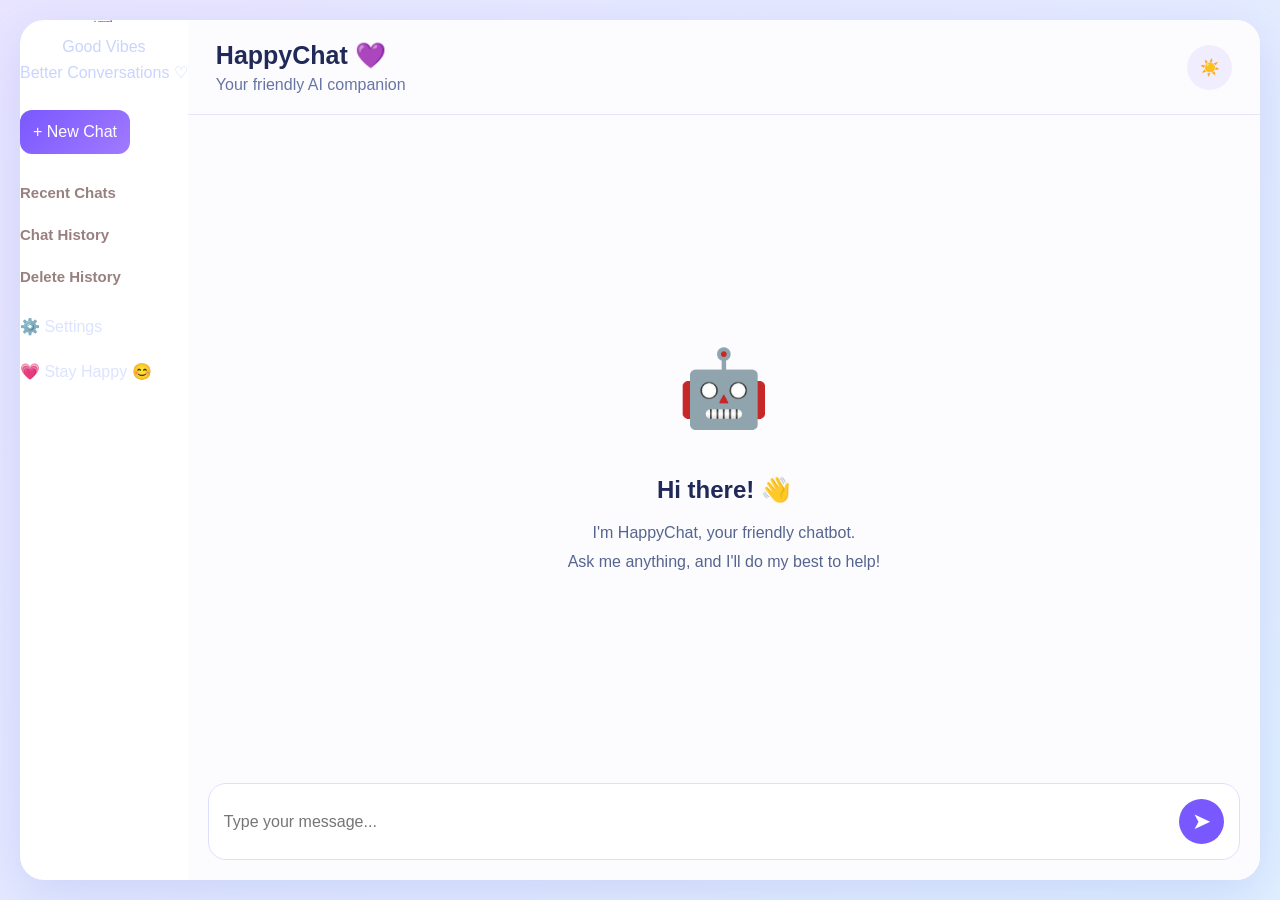
<file: index.html>
<!DOCTYPE html>
<html lang="en">
<head>
    <meta charset="UTF-8">
    <meta name="viewport" content="width=device-width, initial-scale=1.0">
    <title>HappyChat - Your Friendly AI Companion</title>
    <link rel="stylesheet" href="style.css">
</head>
<body>
<div class="app">

    <!-- Sidebar -->
    <aside class="sidebar">
        <h1>🤖 HappyChattt 💜</h1>
        <p>Good Vibes<br>Better Conversations ♡</p>

        <button id="newChat">+ New Chat</button>

        <h3>
            <button class="sidebar-link" id="recentChatsButton">
            Recent Chats 
            </button>
        </h3>

        <h3>
            <button class="sidebar-link" id="chatHistoryButton">Chat History
            </button>
        </h3>

        <h3>
            <button class="sidebar-link" id="deleteHistoryButton">Delete History</button>
        </h3>
        <div id="chatHistory"></div>

        <div class="sidebar-footer">
            <p>⚙️ Settings</p>
            <p>💗 Stay Happy 😊</p>
        </div>
    </aside>

    <!-- Main Chat Area -->
    <main class="chat-area">

        <header class="header">
            <div>
                <h2>HappyChat 💜</h2>
                <p>Your friendly AI companion</p>
            </div>
            <button id="themeButton" aria-label="Toggle theme">☀️</button>
        </header>

        <section class="messages" id="messages" aria-live="polite">
            <div class="welcome" id="welcome">
                <div class="robot">🤖</div>
                <h2>Hi there! 👋</h2>
                <p>I'm HappyChat, your friendly chatbot.</p>
                <p>Ask me anything, and I'll do my best to help!</p>
            </div>
        </section>

        <form class="message-form" id="messageForm">
            <input
                type="text"
                id="messageInput"
                placeholder="Type your message..."
                aria-label="Your message"
                autocomplete="off"
                required
            >
            <button type="submit">➤</button>
        </form>

    </main>

</div>

<script src="./script.js"></script>

</body>
</html>
</file>
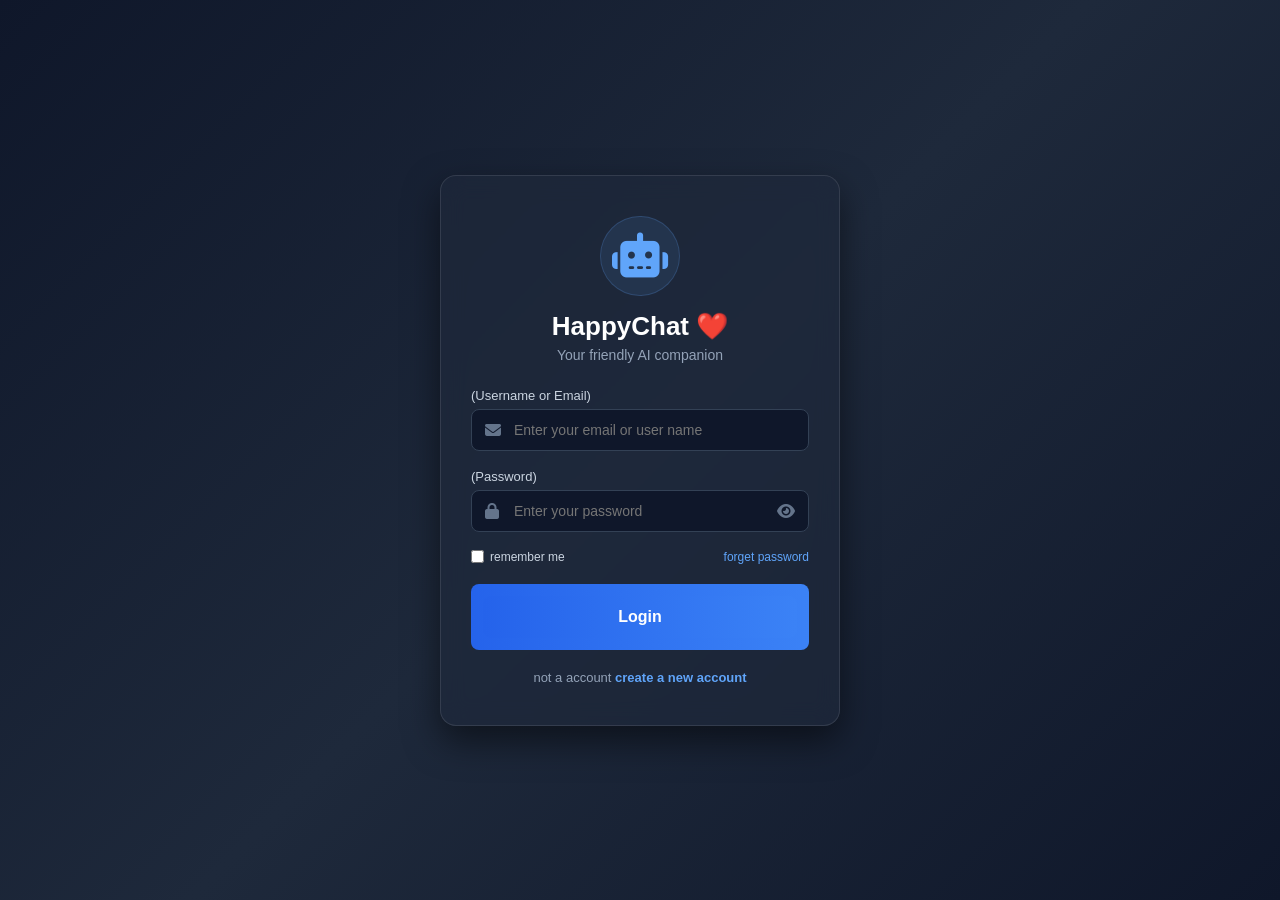
<file: loginpage.html>
<!DOCTYPE html>
<html lang="hi">
<head>
    <meta charset="UTF-8">
    <meta name="viewport" content="width=device-width, initial-scale=1.0">
    <title>HappyChat - Login</title>
    <link rel="stylesheet" href="loginpage.css">
    <!-- Font Awesome icons for user/lock/eye icons -->
    <link rel="stylesheet" href="https://cdnjs.cloudflare.com/ajax/libs/font-awesome/6.4.0/css/all.min.css">
</head>
<body>

    <div class="login-container">
        <!-- Logo & Branding Header -->
        <div class="login-header">
            <div class="bot-icon">
                <i class="fa-solid fa-robot"></i>
            </div>
            <h1>HappyChat ❤️</h1>
            <p>Your friendly AI companion</p>
        </div>

        <!-- Login Form -->
        <form id="loginForm" class="login-form">
            <div class="input-group">
                <label for="username">(Username or Email)</label>
                <div class="input-field">
                    <i class="fa-solid fa-envelope"></i>
                    <input type="text" id="username" placeholder="Enter your email or user name" required>
                </div>
            </div>

            <div class="input-group">
                <label for="password">(Password)</label>
                <div class="input-field">
                    <i class="fa-solid fa-lock"></i>
                    <input type="password" id="password" placeholder="Enter your password" required>
                    <i class="fa-solid fa-eye toggle-password" id="togglePassword"></i>
                </div>
            </div>

            <div class="form-options">
                <label class="remember-me">
                    <input type="checkbox" id="rememberMe">
                    <span>remember me</span>
                </label>
                <a href="#" class="forgot-password">forget password</a>
            </div>

            <button type="submit" class="login-btn">
                <a href="index.html" id="main-submit-btn" class="login-btn" style="display: block; text-align: center; text-decoration: none;">Login</a>
            </button>
        </form>

        <div class="login-footer">
            <p>not a account <a href="#">create a new account</a></p>
        </div>
    </div>

    <script src="loginpage.js"></script>
</body>
</html>
</file>
<file: style.css>
* {
  margin: 0;
  padding: 0;
  box-sizing: border-box;
  }

body {
font-family: Arial, sans-serif;
background: linear-gradient(135deg, #e9e5ff, #e1f1ff);
color: #202958;
min-height: 100vh;
padding: 20px;
}

.app {
display: flex;
width: 100%;    
max-width: 1500px;
height: min(900px, calc(100vh - 40px));
min-height: 450px;
margin: auto;
background: white;
border-radius: 24px;
overflow: hidden;
box-shadow: 0 15px 50px #8294e844;
}

/* Sidebar headings as clickable buttons */

.sidebar-link {
display: block;
width: 100%;
text-align: left;
background: transparent;
color: rgb(153, 128, 128);
font-size: 15px;
font-weight: bold;
padding: 5px 0;
cursor: pointer;
}

.sidebar-link:hover {
    color: #bba7ff;
}

.sidebar h1 {
font-size: 2px;
text-align: center;
margin-bottom: 12px;
}

.sidebar > p {
text-align: center;
color: #c9d4ff;
line-height: 1.6;
margin-bottom: 25px;
}

button {
cursor: pointer;
border: none;
font: inherit;
}

#newChat {
background: linear-gradient(135deg, #7958ff, #a17aff);
color: white;
padding: 13px;
border-radius: 12px;
margin-bottom: 25px;
}

.sidebar h3 {
font-size: 15px;
margin-bottom: 15px;
}

#chatHistory {
display: flex;
flex-direction: column;
gap: 8px;
}

/* History items */

.history-item {
color: #dce3ff;
padding: 10px;
border-radius: 8px;
font-size: 14px;
overflow-wrap: anywhere;
cursor: pointer;
background: rgba(255, 255, 255, 0.05);
}

.history-item:hover {
    background: rgba(161, 122, 255, 0.25);
}

/*Dark Theme */
 body.dark-mode {
    background: #101426;
    color: #f1f2ff;
 }

 body.dark-mode .app {
    background: #171b30;
 }

 body.dark-mode .chat-area {
    background: #171b30;
 }

 body.dark-mode .header {
    border-bottom-color: #303650;
 }
 body.dark-mode .message-form {
    background: #232943;
    border-color:41496b;
 }
 body.dark-mode .message-form input {
background: transparent;
color: white;
 }
body.dark-mode .bot-message {
background: #303653;
color: white;
}



body.dark-mode #themeButton {
    background: #303653;
}

.sidebar-footer {
margin-top: auto;
color: #dce3ff;
line-height: 2.8;
}

/* Main chat area */

.chat-area {
flex: 1;
min-width: 0;
display: flex;
flex-direction: column;
background: #fcfcff;
}

.header {
min-height: 95px;
padding: 20px 28px;
border-bottom: 1px solid #e6e6fa;
display: flex;
justify-content: space-between;
align-items: center;
gap: 12px;
}

.header h2 {
font-size: 25px;
margin-bottom: 6px;
}

.header p {
color: #6775a5;
}

#themeButton {
background: #f0edff;
border-radius: 50%;
width: 45px;
height: 45px;
flex-shrink: 0;
}

/* Messages */

.messages {
flex: 1;
min-height: 0;
overflow-y: auto;
padding: 25px;
display: flex;
flex-direction: column;
gap: 16px;
}

.welcome {
margin: auto;
text-align: center;
line-height: 1.8;
}

.robot {
font-size: 75px;
margin-bottom: 12px;
}

.welcome h2 {
margin-bottom: 8px;
}

.welcome p {
color: #56658f;
}

.message {
max-width: 80%;
padding: 12px 16px;
border-radius: 16px;
line-height: 1.5;
overflow-wrap: anywhere;
white-space: pre-wrap;
}

.user-message {
align-self: flex-end;
background: #7958ff;
color: white;
}

.bot-message {
align-self: flex-start;
background: #efedff;
color: #202958;
}

/* Message input */

.message-form {
display: flex;
gap: 10px;
padding: 15px;
margin: 0 20px 20px;
border: 1px solid #dedfff;
border-radius: 18px;
background: white;
}

.message-form input {
flex: 1;
min-width: 0;
border: none;
outline: none;
font-size: 16px;
color: #202958;
}

.message-form button {
width: 45px;
height: 45px;
flex-shrink: 0;
border-radius: 50%;
background: #7958ff;
color: white;
font-size: 23px;
}

/* Responsive layout */

@media (max-width: 650px) {
body {
padding: 0;
}

.app {
    height: 100vh;
    min-height: 450px;
    border-radius: 0;

}
    .sidebar {
    display: none;
}

.header {
    min-height: 80px;
    padding: 15px;
}

.header h2 {
    font-size: 21px;
}

.messages {
    padding: 15px;
}

.welcome {
    font-size: 14px;
}

.robot {
    font-size: 55px;
}

.message-form {
    margin: 0 10px 10px;
    padding: 10px;
}
}
</file>
<file: loginpage.css>
/* Global Styles */
* {
    margin: 0;
    padding: 0;
    box-sizing: border-box;
    font-family: 'Segoe UI', Tahoma, Geneva, Verdana, sans-serif;
}

body {
    background: linear-gradient(135deg, #0f172a, #1e293b, #0f172a);
    height: 100vh;
    display: flex;
    justify-content: center;
    align-items: center;
    color: #ffffff;
}

/* Login Container */
.login-container {
    background: rgba(30, 41, 59, 0.7);
    backdrop-filter: blur(12px);
    border: 1px solid rgba(255, 255, 255, 0.1);
    border-radius: 16px;
    padding: 40px 30px;
    width: 100%;
    max-width: 400px;
    box-shadow: 0 15px 35px rgba(0, 0, 0, 0.5);
    text-align: center;
}

/* Header Section */
.login-header .bot-icon {
    font-size: 45px;
    color: #60a5fa;
    margin-bottom: 10px;
    background: rgba(96, 165, 250, 0.1);
    width: 80px;
    height: 80px;
    line-height: 80px;
    border-radius: 50%;
    margin: 0 auto 15px;
    border: 1px solid rgba(96, 165, 250, 0.2);
}

.login-header h1 {
    font-size: 26px;
    font-weight: 700;
    color: #ffffff;
    margin-bottom: 5px;
}

.login-header p {
    font-size: 14px;
    color: #94a3b8;
    margin-bottom: 25px;
}

/* Form Styles */
.login-form {
    text-align: left;
}

.input-group {
    margin-bottom: 18px;
}

.input-group label {
    display: block;
    font-size: 13px;
    color: #cbd5e1;
    margin-bottom: 6px;
}

.input-field {
    position: relative;
    display: flex;
    align-items: center;
}

.input-field i {
    position: absolute;
    left: 14px;
    color: #64748b;
    font-size: 16px;
}

.input-field input {
    width: 100%;
    padding: 12px 14px 12px 42px;
    background-color: #0f172a;
    border: 1px solid #334155;
    border-radius: 8px;
    color: #ffffff;
    font-size: 14px;
    outline: none;
    transition: all 0.3s ease;
}

.input-field input:focus {
    border-color: #3b82f6;
    box-shadow: 0 0 8px rgba(59, 130, 246, 0.4);
}

.toggle-password {
    left: auto !important;
    right: 14px;
    cursor: pointer;
    color: #64748b;
}

.toggle-password:hover {
    color: #94a3b8;
}

/* Options (Remember Me & Forgot Password) */
.form-options {
    display: flex;
    justify-content: space-between;
    align-items: center;
    font-size: 12px;
    margin-bottom: 20px;
}

.remember-me {
    display: flex;
    align-items: center;
    gap: 6px;
    color: #cbd5e1;
    cursor: pointer;
}

.forgot-password {
    color: #60a5fa;
    text-decoration: none;
}

.forgot-password:hover {
    text-decoration: underline;
}

/* Submit Button */
.login-btn {
    width: 100%;
    padding: 12px;
    background: linear-gradient(90deg, #2563eb, #3b82f6);
    border: none;
    border-radius: 8px;
    color: white;
    font-size: 16px;
    font-weight: 600;
    cursor: pointer;
    transition: background 0.3s ease, transform 0.1s ease;
    display: flex;
    justify-content: center;
    align-items: center;
    gap: 8px;
}

.login-btn:hover {
    background: linear-gradient(90deg, #1d4ed8, #2563eb);
}

.login-btn:active {
    transform: scale(0.98);
}

/* Footer Section */
.login-footer {
    margin-top: 20px;
    font-size: 13px;
    color: #94a3b8;
}

.login-footer a {
    color: #60a5fa;
    text-decoration: none;
    font-weight: 600;
}

.login-footer a:hover {
    text-decoration: underline;
}
</file>
